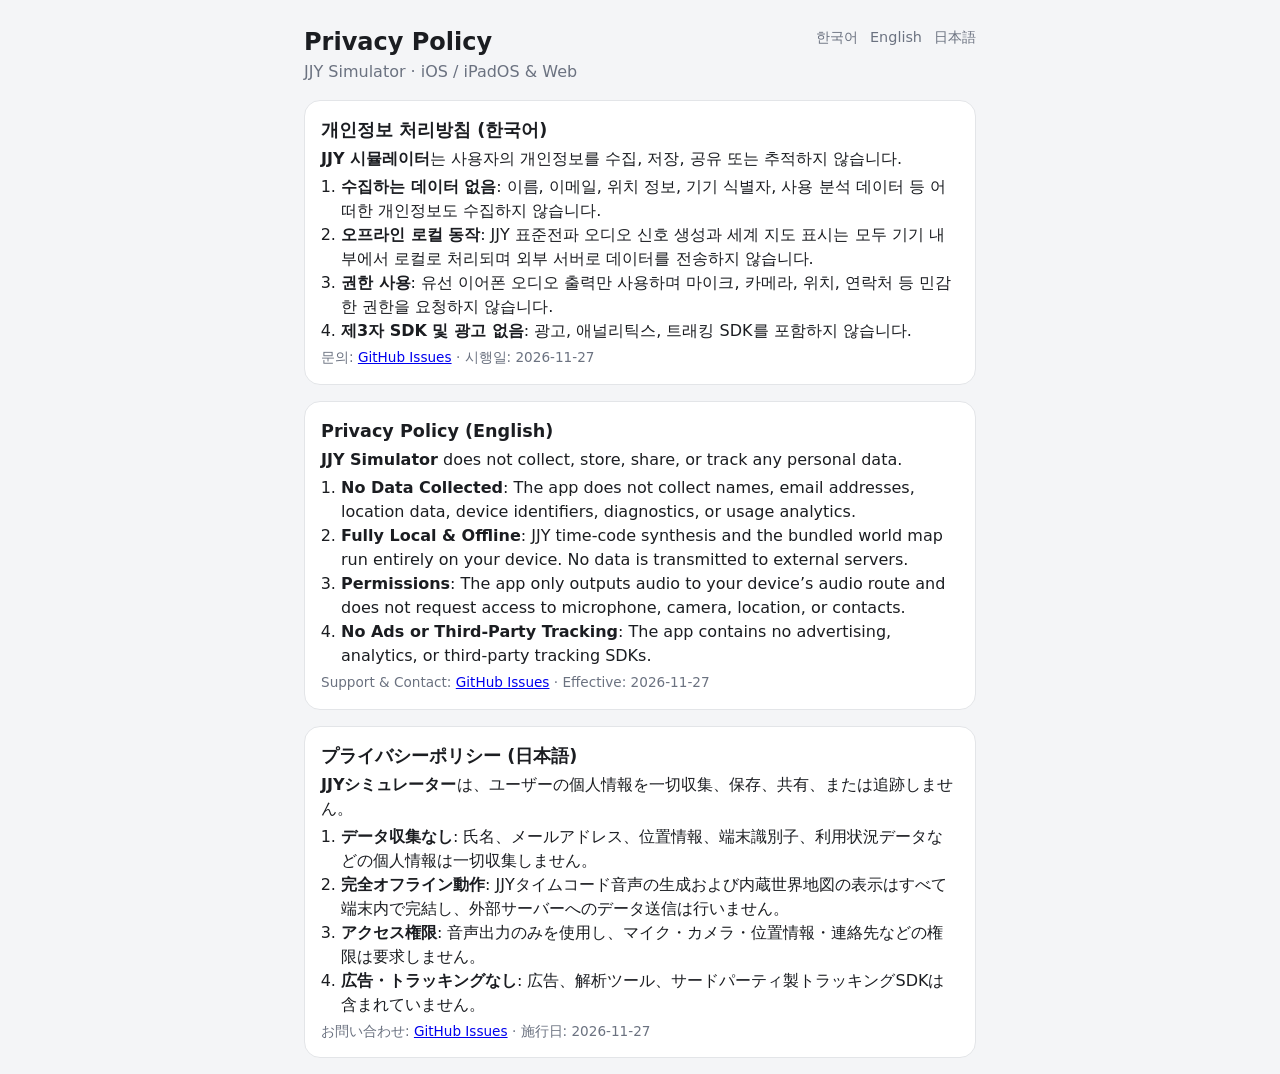
<file: privacy.html>
<!doctype html>
<html lang="en">
<head>
<meta charset="utf-8">
<meta name="viewport" content="width=device-width, initial-scale=1">
<title>Privacy Policy – JJY Simulator</title>
<meta name="description" content="Privacy Policy for JJY Simulator (iOS / iPadOS &amp; Web).">
<link rel="stylesheet" href="style.css">
</head>
<body>
<main>
  <header>
    <h1>Privacy Policy</h1>
    <nav class="langs"><a href="#ko">한국어</a><a href="#en">English</a><a href="#ja">日本語</a></nav>
    <p>JJY Simulator · iOS / iPadOS &amp; Web</p>
  </header>

  <section class="card" id="ko" lang="ko">
    <h2>개인정보 처리방침 (한국어)</h2>
    <p><b>JJY 시뮬레이터</b>는 사용자의 개인정보를 수집, 저장, 공유 또는 추적하지 않습니다.</p>
    <ol>
      <li><b>수집하는 데이터 없음</b>: 이름, 이메일, 위치 정보, 기기 식별자, 사용 분석 데이터 등 어떠한 개인정보도 수집하지 않습니다.</li>
      <li><b>오프라인 로컬 동작</b>: JJY 표준전파 오디오 신호 생성과 세계 지도 표시는 모두 기기 내부에서 로컬로 처리되며 외부 서버로 데이터를 전송하지 않습니다.</li>
      <li><b>권한 사용</b>: 유선 이어폰 오디오 출력만 사용하며 마이크, 카메라, 위치, 연락처 등 민감한 권한을 요청하지 않습니다.</li>
      <li><b>제3자 SDK 및 광고 없음</b>: 광고, 애널리틱스, 트래킹 SDK를 포함하지 않습니다.</li>
    </ol>
    <p class="hint">문의: <a href="https://github.com/MJ-best/JJY-simulator/issues">GitHub Issues</a> · 시행일: 2026-11-27</p>
  </section>

  <section class="card" id="en" lang="en">
    <h2>Privacy Policy (English)</h2>
    <p><b>JJY Simulator</b> does not collect, store, share, or track any personal data.</p>
    <ol>
      <li><b>No Data Collected</b>: The app does not collect names, email addresses, location data, device identifiers, diagnostics, or usage analytics.</li>
      <li><b>Fully Local &amp; Offline</b>: JJY time-code synthesis and the bundled world map run entirely on your device. No data is transmitted to external servers.</li>
      <li><b>Permissions</b>: The app only outputs audio to your device’s audio route and does not request access to microphone, camera, location, or contacts.</li>
      <li><b>No Ads or Third-Party Tracking</b>: The app contains no advertising, analytics, or third-party tracking SDKs.</li>
    </ol>
    <p class="hint">Support &amp; Contact: <a href="https://github.com/MJ-best/JJY-simulator/issues">GitHub Issues</a> · Effective: 2026-11-27</p>
  </section>

  <section class="card" id="ja" lang="ja">
    <h2>プライバシーポリシー (日本語)</h2>
    <p><b>JJYシミュレーター</b>は、ユーザーの個人情報を一切収集、保存、共有、または追跡しません。</p>
    <ol>
      <li><b>データ収集なし</b>: 氏名、メールアドレス、位置情報、端末識別子、利用状況データなどの個人情報は一切収集しません。</li>
      <li><b>完全オフライン動作</b>: JJYタイムコード音声の生成および内蔵世界地図の表示はすべて端末内で完結し、外部サーバーへのデータ送信は行いません。</li>
      <li><b>アクセス権限</b>: 音声出力のみを使用し、マイク・カメラ・位置情報・連絡先などの権限は要求しません。</li>
      <li><b>広告・トラッキングなし</b>: 広告、解析ツール、サードパーティ製トラッキングSDKは含まれていません。</li>
    </ol>
    <p class="hint">お問い合わせ: <a href="https://github.com/MJ-best/JJY-simulator/issues">GitHub Issues</a> · 施行日: 2026-11-27</p>
  </section>
</main>
</body>
</html>
</file>
<file: style.css>
:root {
  color-scheme: light dark;
  --bg: #f4f5f7; --card: #fff; --fg: #1b1d21; --muted: #6b7280; --line: #e3e5e8;
  --accent: #2563eb; --accent-fg: #fff; --sea: #dbe7f3; --land: #b9c7b0; --band: #2563eb33; --grid: #ffffffaa;
  --on: #f59e0b; --stop: #dc2626;
}
@media (prefers-color-scheme: dark) {
  :root {
    --bg: #0f1115; --card: #1a1d23; --fg: #e8eaed; --muted: #9aa0a6; --line: #2a2e35;
    --accent: #60a5fa; --accent-fg: #0b1220; --sea: #13233a; --land: #3b4a3a; --band: #60a5fa40; --grid: #ffffff22;
  }
}
* { box-sizing: border-box; }
body { margin: 0; background: var(--bg); color: var(--fg); font: 16px/1.5 system-ui, sans-serif; }
main { max-width: 44rem; margin: 0 auto; padding: 1rem; display: grid; grid-template-columns: minmax(0, 1fr); gap: 1rem; }
header { display: grid; grid-template-columns: 1fr auto; align-items: center; }
h1 { margin: .5rem 0 0; font-size: 1.5rem; }
header p { grid-column: 1 / -1; margin: 0; color: var(--muted); }
.langs { display: flex; gap: .75rem; font-size: .9rem; }
.langs a { color: var(--muted); text-decoration: none; }
.langs a[aria-current] { color: var(--fg); font-weight: 700; }
.card { background: var(--card); border: 1px solid var(--line); border-radius: 16px; padding: 1rem; }
.hint { color: var(--muted); font-size: .85rem; margin: .5rem 0 0; }

.map { overflow-x: auto; border-radius: 12px; -webkit-overflow-scrolling: touch; }
.map svg { display: block; width: 100%; min-width: 720px; cursor: crosshair; }
.sea { fill: var(--sea); } .land { fill: var(--land); } .band { fill: var(--band); }
.grid line { stroke: var(--grid); }
.grid text { fill: var(--muted); font-size: 13px; text-anchor: middle; }
.dots circle { fill: var(--fg); opacity: .55; }
.dots circle.on { fill: var(--accent); opacity: 1; r: 7; }
#pin { fill: var(--fg); font-size: 18px; font-weight: 700; paint-order: stroke; stroke: var(--card); stroke-width: 4px; pointer-events: none; }

.now { display: flex; align-items: baseline; justify-content: space-between; flex-wrap: wrap; gap: .25rem 1rem; }
#city { font-size: 1.25rem; font-weight: 700; }
#utc { color: var(--muted); }
#time { font-size: 3rem; font-weight: 700; font-variant-numeric: tabular-nums; line-height: 1.1; }
#date { color: var(--muted); }
select { font: inherit; width: 100%; padding: .6rem; margin-top: .75rem; border-radius: 10px; border: 1px solid var(--line); background: var(--bg); color: var(--fg); }

.seg { display: grid; grid-template-columns: 1fr 1fr; gap: .5rem; }
.seg label { border: 1px solid var(--line); border-radius: 10px; padding: .6rem; text-align: center; cursor: pointer; }
.seg input { position: absolute; opacity: 0; }
.seg label:has(:checked) { border-color: var(--accent); background: var(--band); font-weight: 700; }
.seg label:has(:focus-visible) { outline: 2px solid var(--accent); }
#go { width: 100%; margin-top: .75rem; padding: 1rem; font: 700 1.25rem system-ui, sans-serif; border: 0; border-radius: 12px; background: var(--accent); color: var(--accent-fg); cursor: pointer; }
#go.running { background: var(--stop); color: #fff; }

.status { display: flex; align-items: center; gap: .5rem; margin-top: .75rem; color: var(--muted); }
#lamp { width: 14px; height: 14px; border-radius: 50%; background: var(--line); }
#lamp.on { background: var(--on); box-shadow: 0 0 10px var(--on); }
#bits { display: flex; align-items: flex-end; gap: 1px; height: 40px; margin-top: .75rem; }
#bits i { flex: 1; background: var(--muted); opacity: .45; border-radius: 1px; }
#bits i.m { background: var(--fg); opacity: .8; }
#bits i.cur { background: var(--on); opacity: 1; }

.warn { color: var(--stop); font-weight: 600; margin: 0; }
h2 { font-size: 1.1rem; margin: 1.25rem 0 .25rem; }
.card > h2:first-child { margin-top: 0; }
.card p { margin: .25rem 0 0; }
ol { margin: .25rem 0 0; padding-left: 1.25rem; }
</file>
